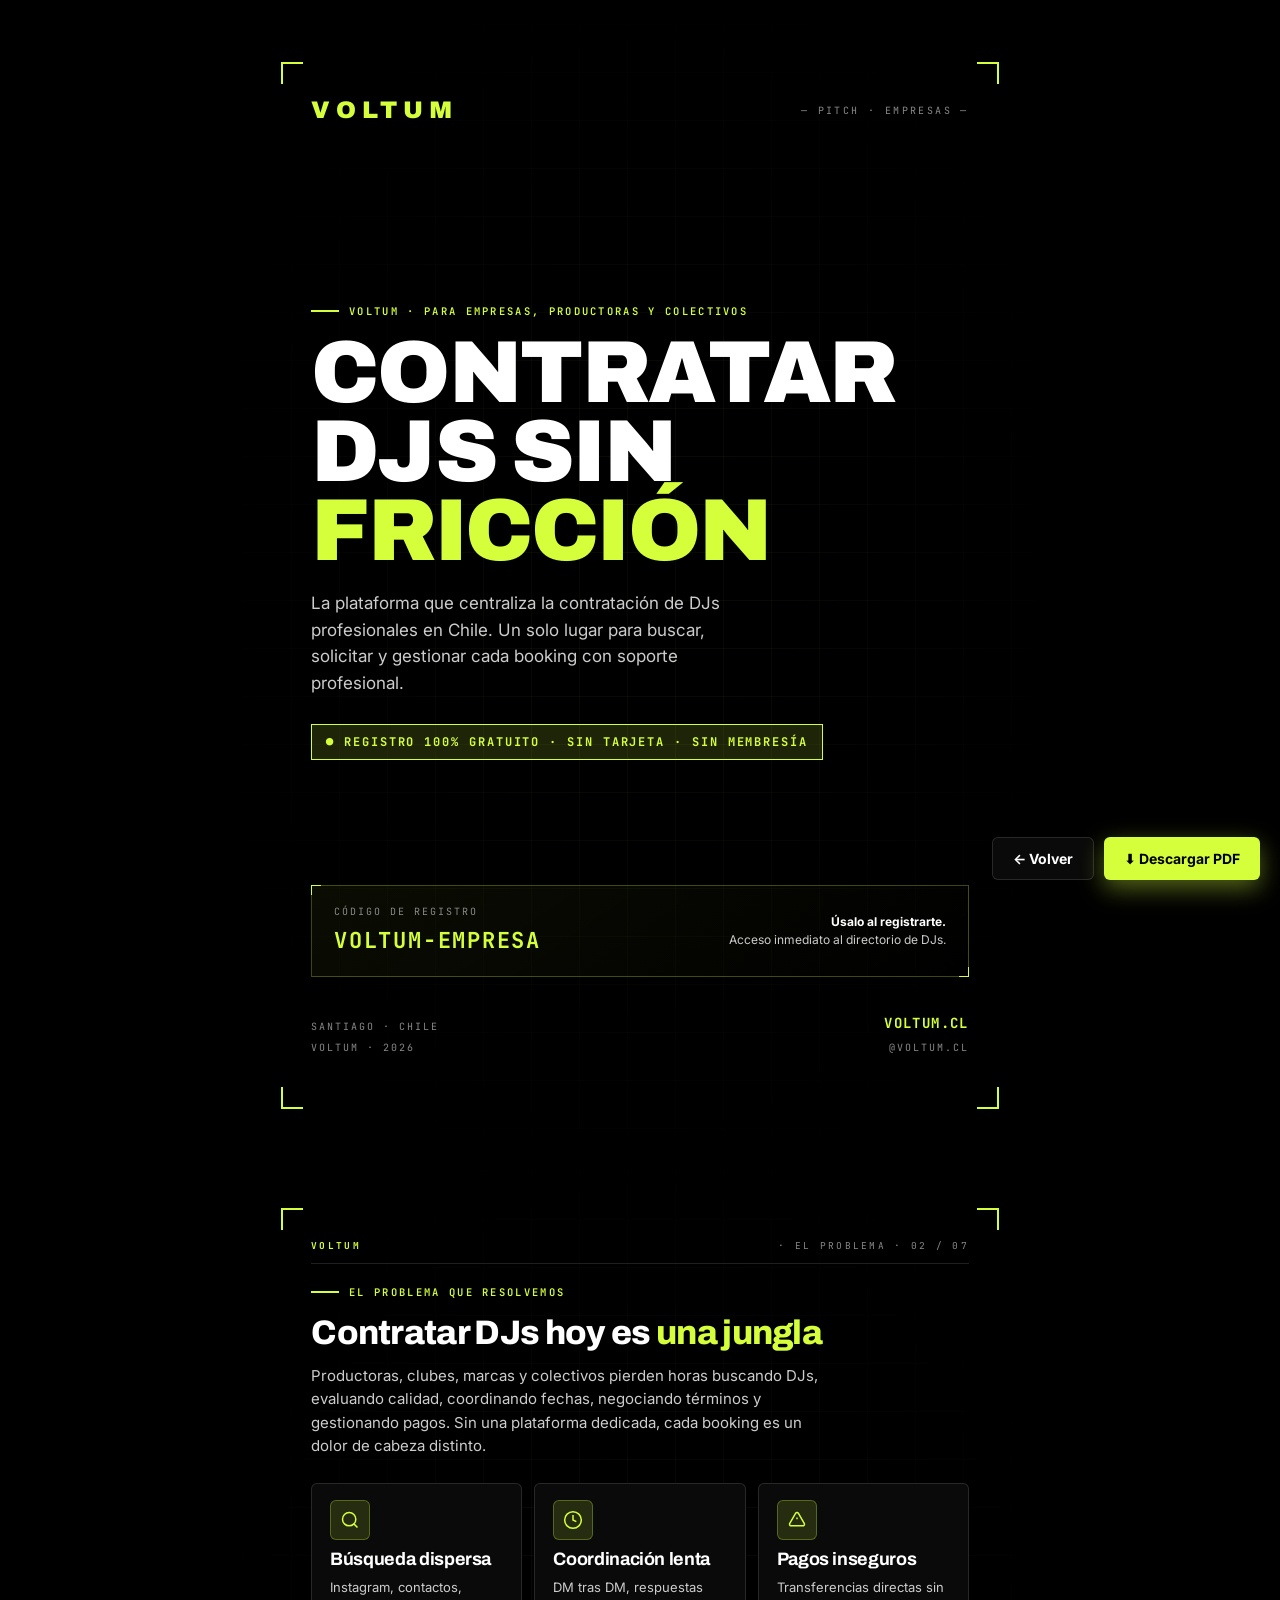
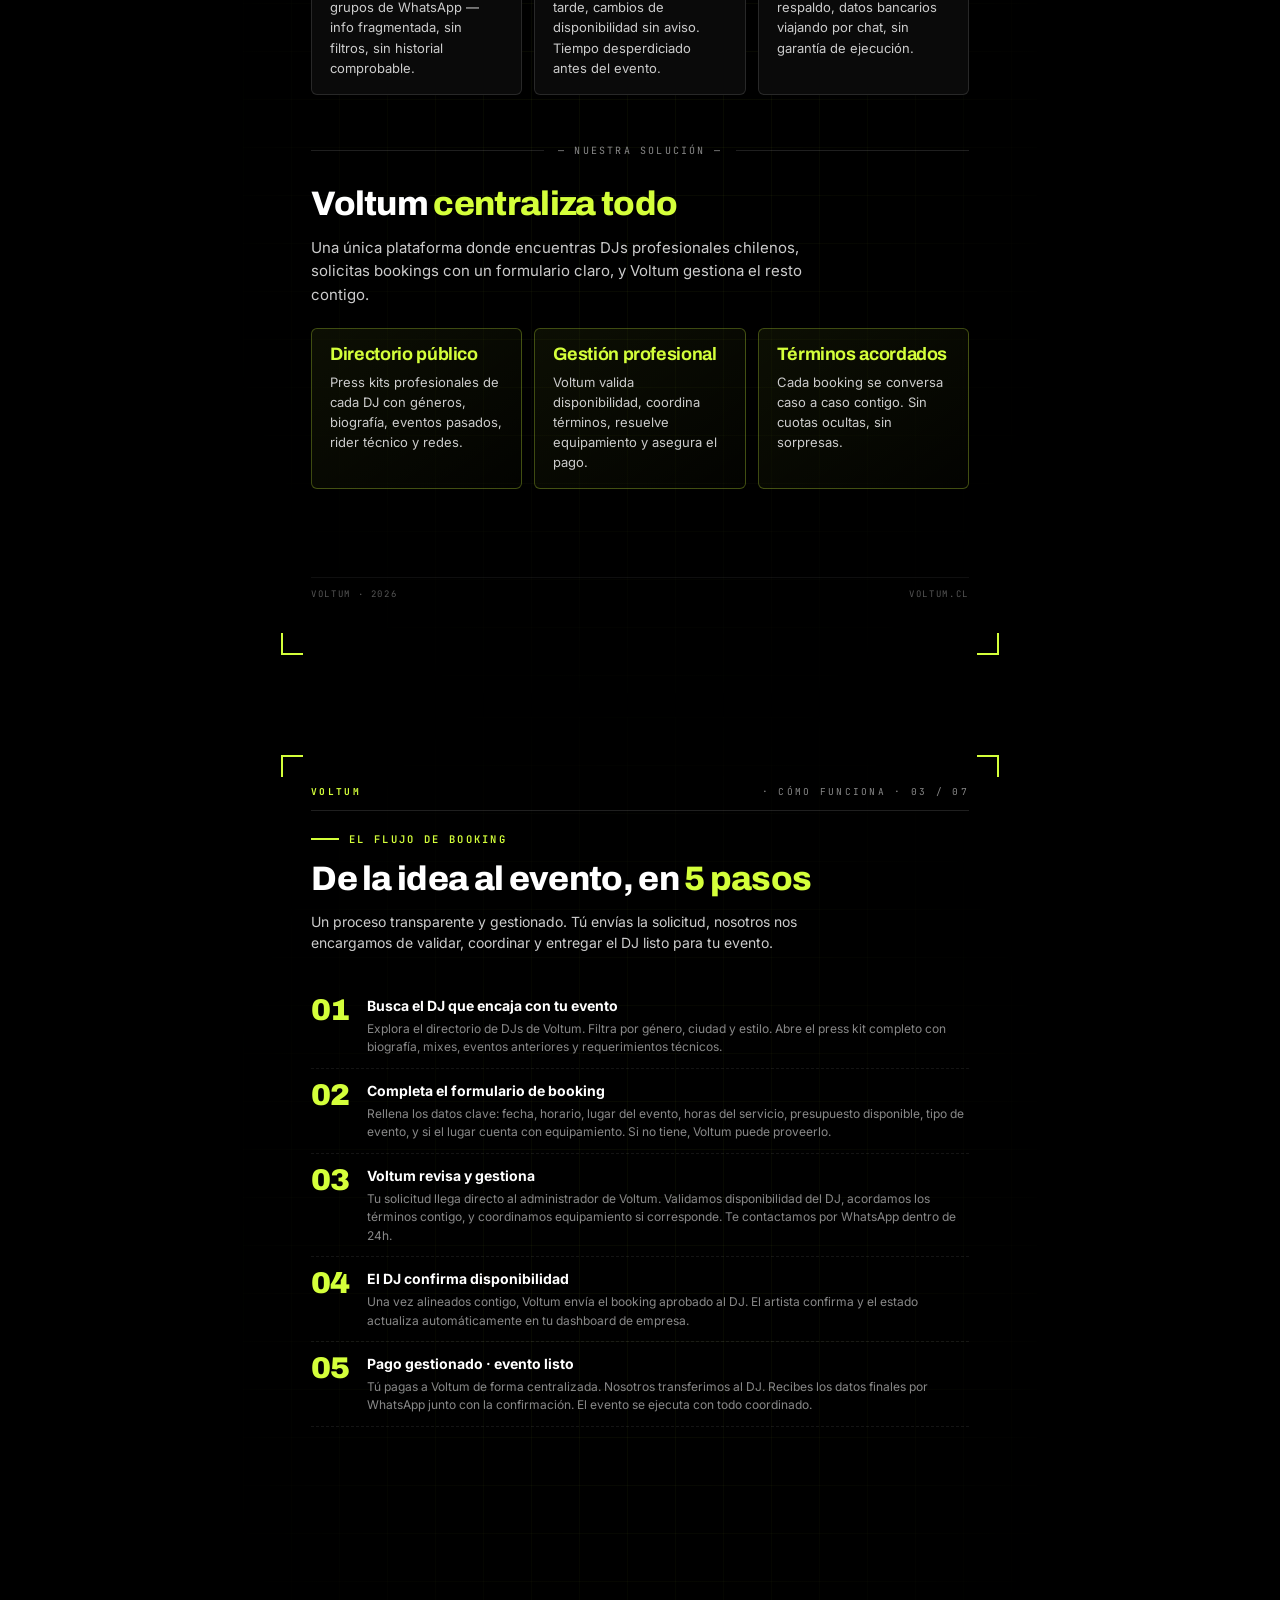
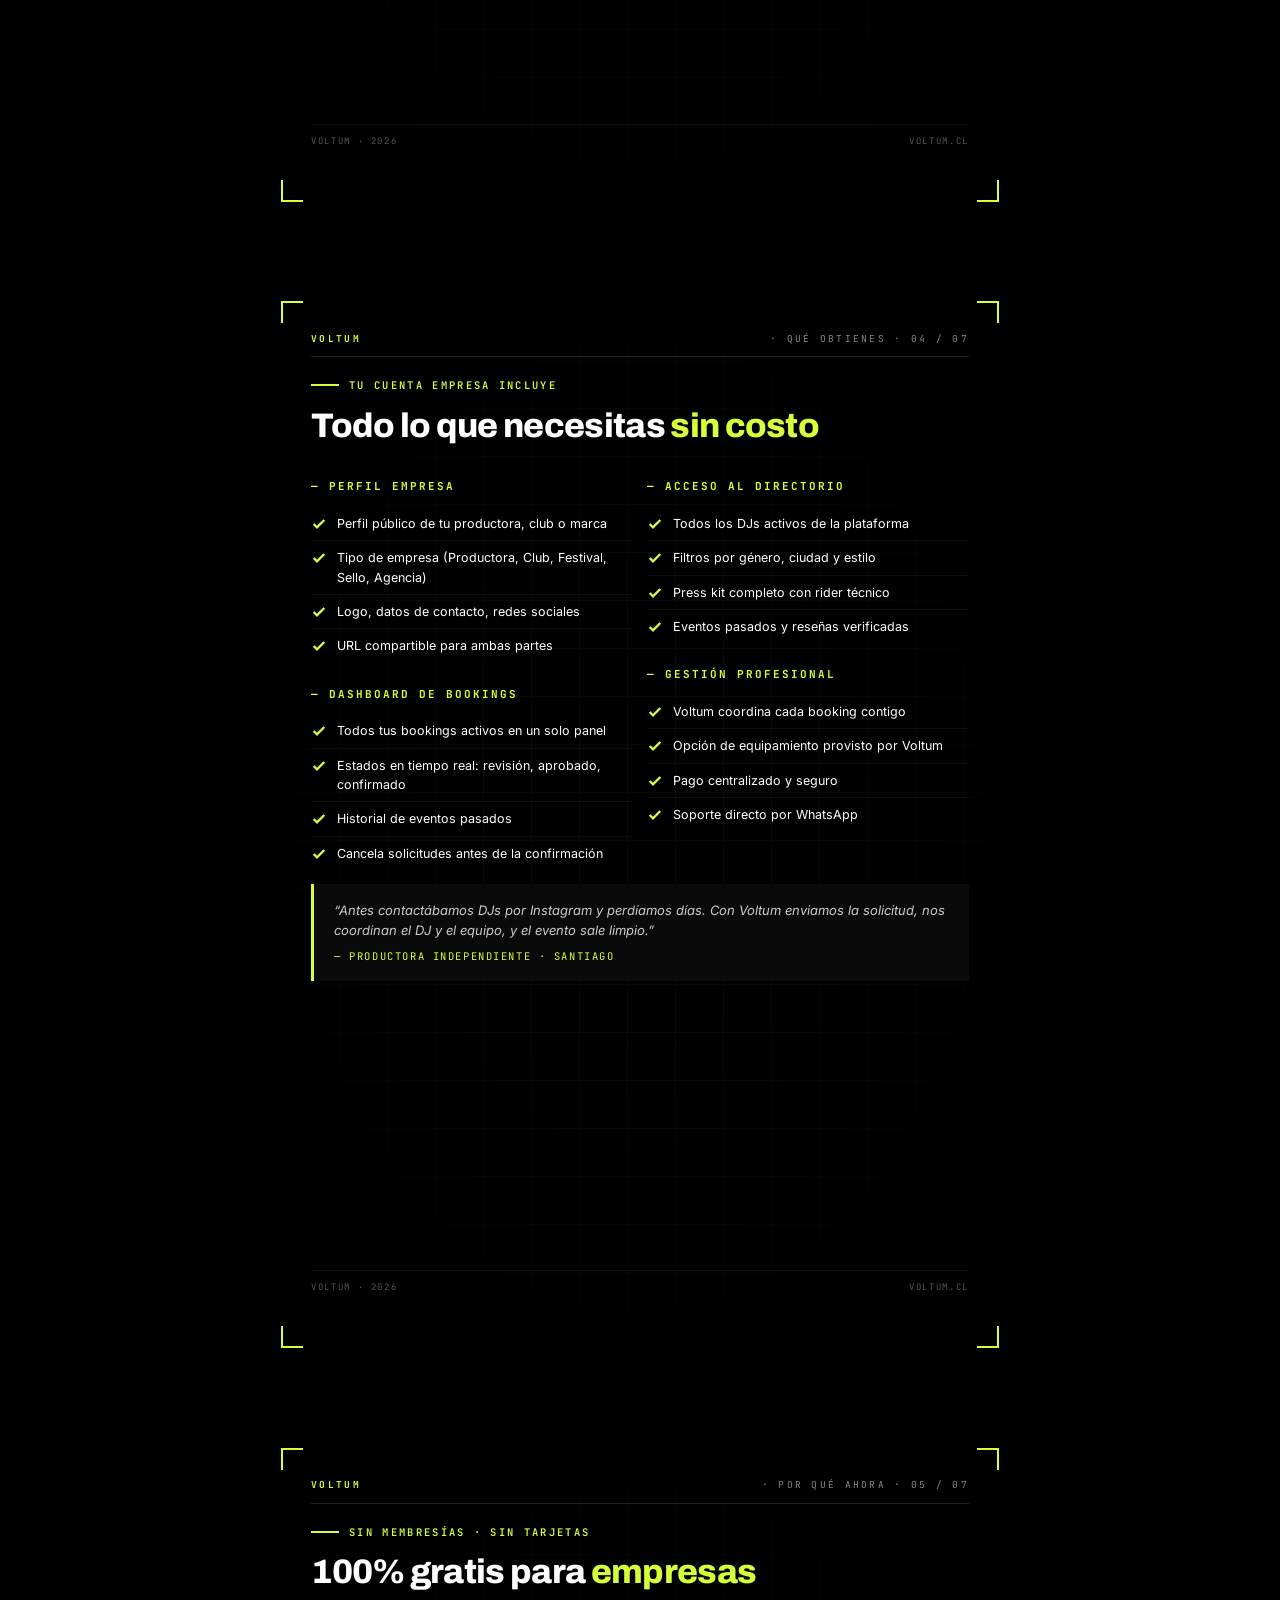
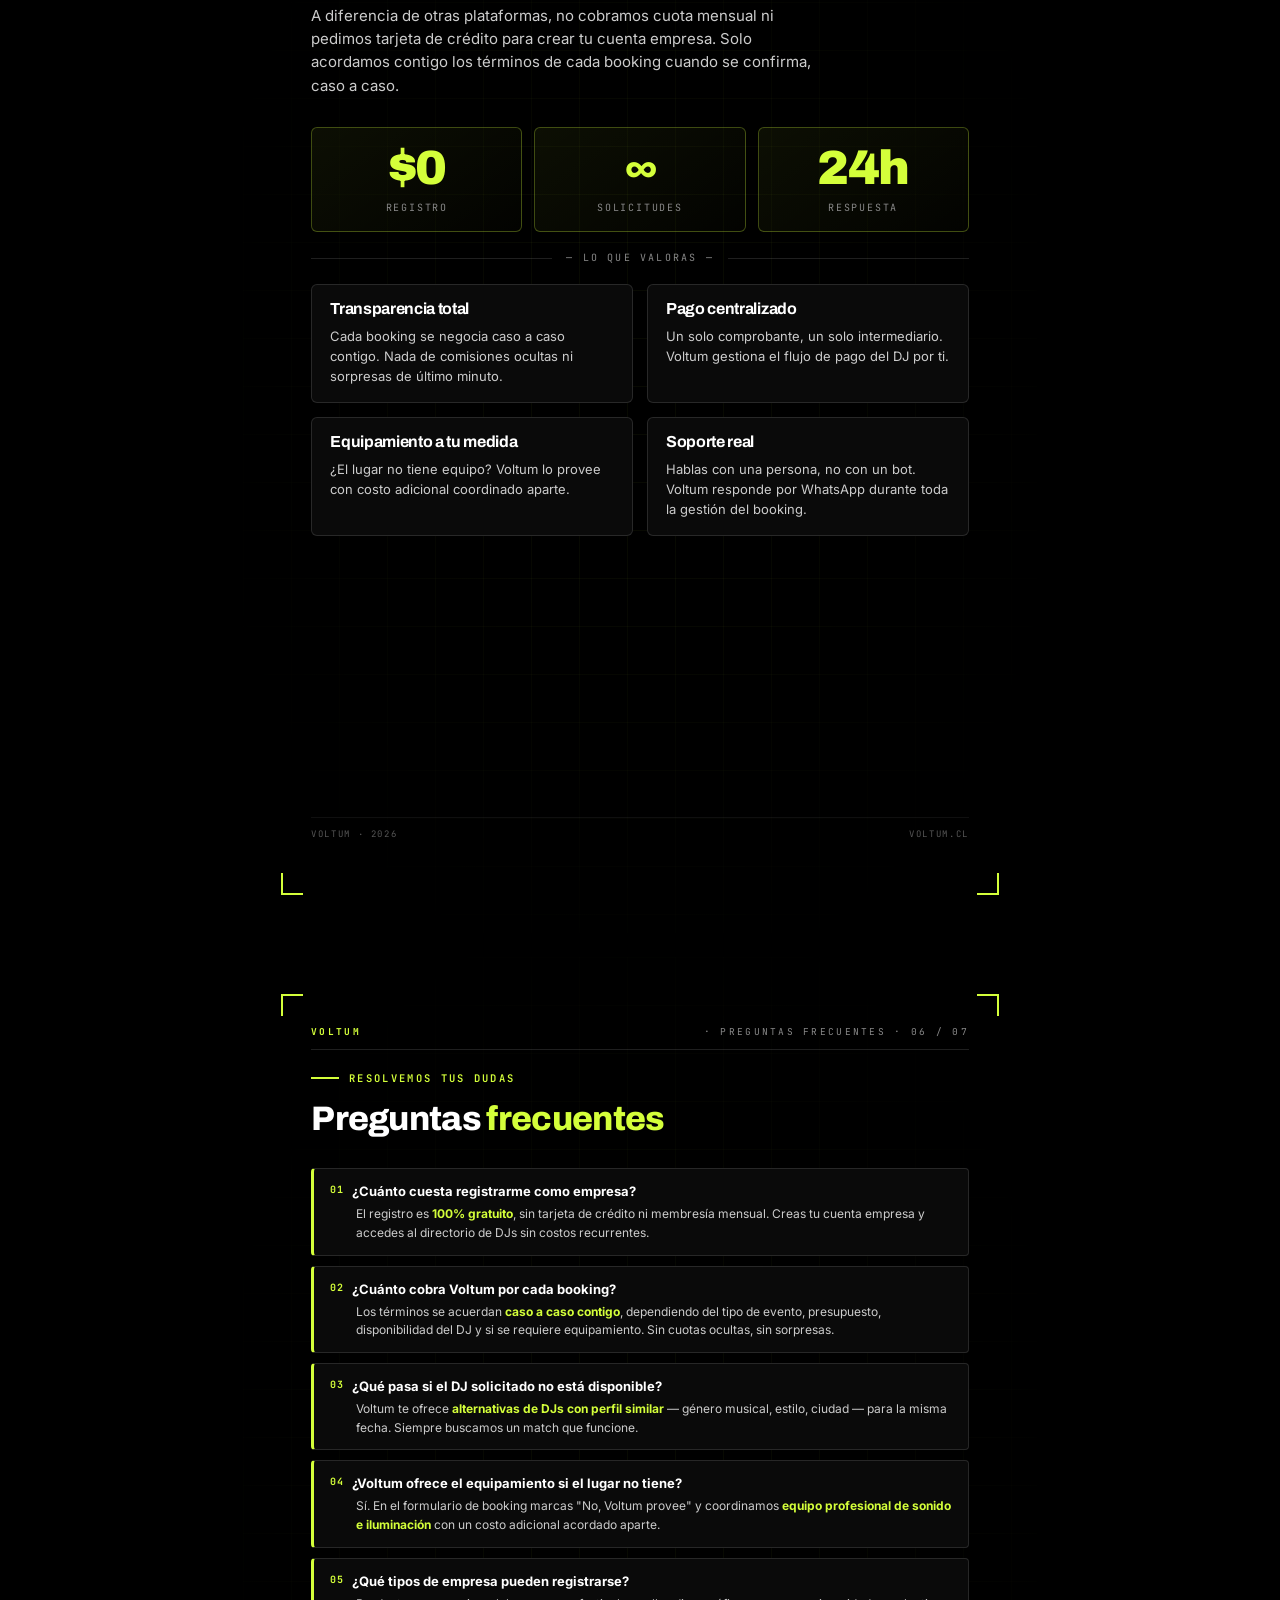
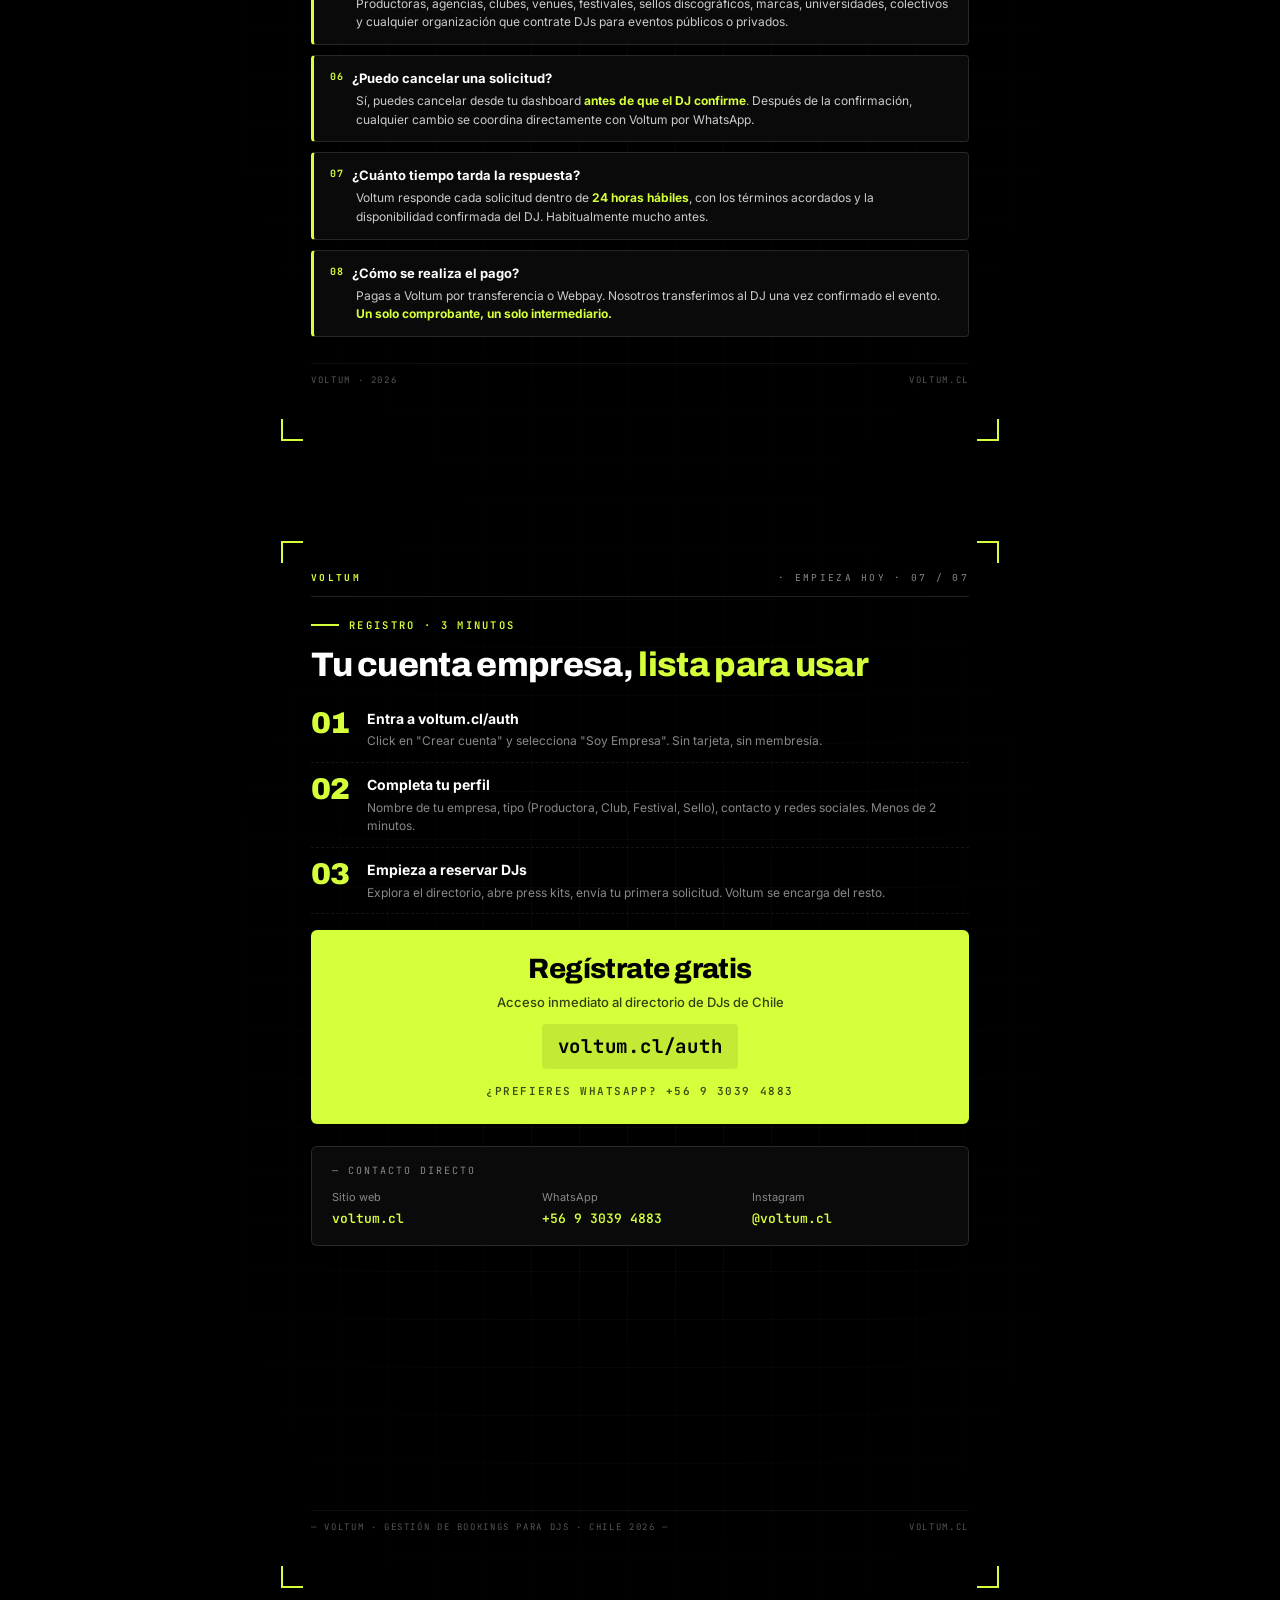
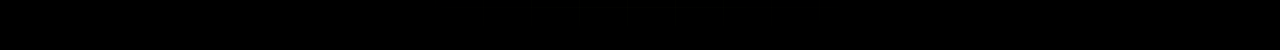
<file: pitch-empresas.html>
<!DOCTYPE html>
<html lang="es">
<head>
  <meta charset="UTF-8">
  <meta name="viewport" content="width=device-width, initial-scale=1.0">
  <link rel="icon" href="/favicon.svg" type="image/svg+xml">
  <title>Voltum · Pitch para Empresas, Productoras y Colectivos</title>
  <meta name="description" content="Presentación de Voltum — la plataforma de gestión de bookings de DJs para empresas, productoras y colectivos. Registro gratuito.">
  <meta name="robots" content="noindex">
  <meta property="og:title" content="Voltum · Plataforma de bookings para empresas">
  <meta property="og:description" content="Regístrate gratis y contrata DJs profesionales con gestión completa de Voltum.">
  <meta property="og:image" content="https://voltum.cl/apple-touch-icon.svg">

  <link rel="preconnect" href="https://fonts.googleapis.com">
  <link rel="preconnect" href="https://fonts.gstatic.com" crossorigin>
  <link rel="stylesheet" href="https://fonts.googleapis.com/css2?family=Archivo:wght@700;800;900&family=Inter:wght@300..900&family=JetBrains+Mono:wght@500;700&display=swap">

  <style>
    /* ════════════════════════════════════════════════════
       VOLTUM · Pitch Empresas — estilo neon terminal
       Optimizado para pantalla Y para imprimir a PDF (A4).
       Cada <section class="page"> es UNA página.
       ════════════════════════════════════════════════════ */

    :root {
      --bg:        #000;
      --bg2:       #0a0a0a;
      --bg3:       #141414;
      --lime:      #D4FF3A;
      --lime-d:    #9FC228;
      --lime-dim:  rgba(212,255,58,0.14);
      --border:    rgba(212,255,58,0.28);
      --border2:   rgba(255,255,255,0.12);
      --text:      #FFFFFF;
      --text-dim:  #CCCCCC;
      --muted:     #888888;
      --muted2:    #555555;
      --font-display: 'Archivo', Inter, system-ui, sans-serif;
      --font-body:    'Inter', system-ui, sans-serif;
      --font-mono:    'JetBrains Mono', 'Space Mono', monospace;
    }

    *, *::before, *::after { box-sizing: border-box; margin: 0; padding: 0; }

    html { scroll-behavior: smooth; }
    body {
      font-family: var(--font-body);
      background: #000;
      color: var(--text);
      line-height: 1.55;
      -webkit-font-smoothing: antialiased;
    }

    /* ─── PÁGINA (A4) ─────────────────────────────── */
    .page {
      width: 210mm;
      height: 297mm;
      margin: 24px auto;
      padding: 18mm 18mm 24mm;
      background: #000;
      position: relative;
      overflow: hidden;
      page-break-after: always;
      break-after: page;
      box-shadow: 0 20px 60px rgba(0,0,0,0.6);
      display: flex;
      flex-direction: column;
    }
    .page:last-child { page-break-after: auto; break-after: auto; }
    .page-body { flex: 1; min-height: 0; }

    /* Grid decorativo de fondo */
    .page::before {
      content: '';
      position: absolute; inset: 0;
      background-image:
        linear-gradient(rgba(212,255,58,0.04) 1px, transparent 1px),
        linear-gradient(90deg, rgba(212,255,58,0.04) 1px, transparent 1px);
      background-size: 48px 48px;
      pointer-events: none;
      mask-image: radial-gradient(ellipse at center, #000 20%, transparent 80%);
      -webkit-mask-image: radial-gradient(ellipse at center, #000 20%, transparent 80%);
    }
    .page > * { position: relative; z-index: 1; }

    /* Marcas de esquina tipo terminal */
    .page .bracket {
      position: absolute;
      width: 22px; height: 22px;
      border: 2px solid var(--lime);
      z-index: 2;
    }
    .page .bracket.tl { top: 10mm; left: 10mm; border-right: none; border-bottom: none; }
    .page .bracket.tr { top: 10mm; right: 10mm; border-left: none; border-bottom: none; }
    .page .bracket.bl { bottom: 10mm; left: 10mm; border-right: none; border-top: none; }
    .page .bracket.br { bottom: 10mm; right: 10mm; border-left: none; border-top: none; }

    /* Header / footer de página */
    .page-header {
      display: flex; justify-content: space-between; align-items: center;
      padding-bottom: 10px;
      margin-bottom: 20px;
      border-bottom: 1px solid var(--border2);
      font-family: var(--font-mono);
      font-size: 9.5px;
      letter-spacing: 0.24em;
      text-transform: uppercase;
      color: var(--muted);
      flex-shrink: 0;
    }
    .page-header .brand { color: var(--lime); font-weight: 700; }
    .page-footer {
      margin-top: auto;
      display: flex; justify-content: space-between;
      font-family: var(--font-mono);
      font-size: 9px;
      letter-spacing: 0.18em;
      text-transform: uppercase;
      color: var(--muted2);
      padding-top: 10px;
      border-top: 1px solid rgba(255,255,255,0.06);
      flex-shrink: 0;
    }

    /* ─── TIPOGRAFÍA ─────────────────────────────── */
    h1, h2, h3, h4 {
      font-family: var(--font-display);
      line-height: 1.05;
      letter-spacing: -0.02em;
    }
    h1 { font-size: 68px; font-weight: 900; }
    h2 { font-size: 34px; font-weight: 800; margin-bottom: 14px; }
    h3 { font-size: 18px; font-weight: 700; margin-bottom: 8px; }
    p { font-size: 13px; color: var(--text-dim); }
    .kicker {
      display: inline-flex; align-items: center; gap: 10px;
      font-family: var(--font-mono);
      font-size: 10.5px; letter-spacing: 0.22em;
      color: var(--lime);
      text-transform: uppercase;
      font-weight: 600;
      margin-bottom: 14px;
    }
    .kicker::before {
      content: ''; width: 28px; height: 2px; background: var(--lime);
    }
    .lime-text { color: var(--lime); }
    .accent { color: var(--lime); }

    /* ─── COVER (página 1) ────────────────────────── */
    .cover { justify-content: space-between; }
    .cover-top .logo {
      font-family: var(--font-display);
      font-weight: 900; font-size: 24px;
      letter-spacing: 0.24em;
      color: var(--lime);
    }
    .cover-hero h1 {
      font-size: 88px;
      line-height: 0.9;
      margin-bottom: 20px;
    }
    .cover-hero .tagline {
      font-size: 17px; color: var(--text-dim);
      max-width: 420px;
      margin-bottom: 28px;
      line-height: 1.55;
    }
    .cover-badge {
      display: inline-flex; align-items: center; gap: 8px;
      padding: 8px 14px;
      border: 1px solid var(--lime);
      background: var(--lime-dim);
      color: var(--lime);
      font-family: var(--font-mono);
      font-size: 12px; letter-spacing: 0.16em;
      text-transform: uppercase;
      font-weight: 700;
    }
    .cover-promo {
      padding: 18px 22px;
      border: 1px solid var(--border);
      background: linear-gradient(145deg, rgba(212,255,58,0.05), transparent);
      display: grid;
      grid-template-columns: auto 1fr;
      gap: 20px; align-items: center;
      position: relative;
    }
    .cover-promo::before, .cover-promo::after {
      content: ''; position: absolute;
      width: 10px; height: 10px;
      border: 1.5px solid var(--lime);
    }
    .cover-promo::before { top: -1px; left: -1px; border-right: none; border-bottom: none; }
    .cover-promo::after  { bottom: -1px; right: -1px; border-left: none; border-top: none; }
    .cover-promo .label {
      font-family: var(--font-mono);
      font-size: 10px; letter-spacing: 0.2em;
      color: var(--muted);
      text-transform: uppercase;
      margin-bottom: 4px;
    }
    .cover-promo .code {
      font-family: var(--font-mono);
      font-size: 22px;
      color: var(--lime);
      font-weight: 700;
      letter-spacing: 0.08em;
    }
    .cover-promo .note {
      font-size: 12px; color: var(--text-dim);
      text-align: right;
      line-height: 1.5;
    }
    .cover-footer {
      display: flex; justify-content: space-between; align-items: flex-end;
      font-family: var(--font-mono);
      font-size: 10px; letter-spacing: 0.2em;
      color: var(--muted);
      text-transform: uppercase;
    }
    .cover-footer .url { color: var(--lime); font-size: 14px; font-weight: 700; letter-spacing: 0.1em; }

    /* ─── COMPONENTES REUSABLES ───────────────────── */
    .card {
      padding: 16px 18px;
      border: 1px solid var(--border2);
      background: var(--bg2);
      border-radius: 6px;
      page-break-inside: avoid;
      break-inside: avoid;
    }
    .card-lime {
      padding: 16px 18px;
      border: 1px solid var(--border);
      background: linear-gradient(145deg, rgba(212,255,58,0.06), rgba(212,255,58,0.01));
      border-radius: 6px;
      page-break-inside: avoid;
      break-inside: avoid;
    }
    .grid-2 { display: grid; grid-template-columns: 1fr 1fr; gap: 14px; }
    .grid-3 { display: grid; grid-template-columns: 1fr 1fr 1fr; gap: 12px; }

    /* Icon tile */
    .icon-tile {
      width: 40px; height: 40px;
      border-radius: 6px;
      background: var(--lime-dim);
      border: 1px solid var(--border);
      color: var(--lime);
      display: flex; align-items: center; justify-content: center;
      margin-bottom: 10px;
    }
    .icon-tile svg { width: 20px; height: 20px; stroke-width: 1.8; }

    /* Steps */
    .step-row {
      display: grid;
      grid-template-columns: 42px 1fr;
      gap: 14px;
      padding: 11px 0;
      border-bottom: 1px dashed rgba(255,255,255,0.08);
      page-break-inside: avoid;
      break-inside: avoid;
    }
    .step-row:last-child { border-bottom: none; }
    .step-num {
      font-family: var(--font-display);
      font-size: 30px; font-weight: 900;
      color: var(--lime);
      line-height: 1;
      letter-spacing: -0.04em;
    }
    .step-title { font-weight: 700; font-size: 14px; margin-bottom: 3px; }
    .step-desc  { font-size: 12px; color: var(--muted); line-height: 1.55; }

    /* Feature list with check */
    .feat-list { list-style: none; }
    .feat-list li {
      display: flex; align-items: flex-start; gap: 10px;
      padding: 7px 0;
      border-bottom: 1px solid rgba(255,255,255,0.06);
      font-size: 12.5px;
    }
    .feat-list li:last-child { border-bottom: none; }
    .feat-list li::before {
      content: ''; flex-shrink: 0;
      width: 16px; height: 16px;
      margin-top: 2px;
      background: var(--lime);
      mask-image: url("data:image/svg+xml;utf8,<svg xmlns='http://www.w3.org/2000/svg' viewBox='0 0 24 24' fill='none' stroke='black' stroke-width='3.5'><polyline points='20 6 9 17 4 12'/></svg>");
      -webkit-mask-image: url("data:image/svg+xml;utf8,<svg xmlns='http://www.w3.org/2000/svg' viewBox='0 0 24 24' fill='none' stroke='black' stroke-width='3.5'><polyline points='20 6 9 17 4 12'/></svg>");
      mask-size: contain; -webkit-mask-size: contain;
      mask-repeat: no-repeat; -webkit-mask-repeat: no-repeat;
    }

    /* Stats */
    .stats-row {
      display: grid;
      grid-template-columns: repeat(3, 1fr);
      gap: 12px;
      margin-top: 14px;
    }
    .stat {
      padding: 14px;
      border: 1px solid var(--border2);
      background: var(--bg2);
      text-align: center;
      border-radius: 6px;
    }
    .stat-num {
      font-family: var(--font-display);
      font-weight: 900; font-size: 34px;
      color: var(--lime);
      letter-spacing: -0.02em;
      line-height: 1;
    }
    .stat-lbl {
      font-family: var(--font-mono);
      font-size: 9.5px; letter-spacing: 0.18em;
      color: var(--muted);
      margin-top: 6px;
      text-transform: uppercase;
    }

    /* CTA box */
    .cta-box {
      margin-top: 16px;
      padding: 24px;
      background: var(--lime);
      color: #000;
      text-align: center;
      border-radius: 6px;
      position: relative;
      page-break-inside: avoid;
      break-inside: avoid;
    }
    .cta-box h2 {
      color: #000;
      font-size: 28px;
      margin-bottom: 8px;
    }
    .cta-box p {
      color: rgba(0,0,0,0.75);
      font-size: 13px;
      margin-bottom: 12px;
      font-weight: 500;
    }
    .cta-url {
      display: inline-block;
      font-family: var(--font-mono);
      font-size: 19px;
      font-weight: 700;
      color: #000;
      background: rgba(0,0,0,0.08);
      padding: 8px 16px;
      border-radius: 4px;
      letter-spacing: 0.04em;
    }

    /* Quote block */
    .quote {
      padding: 16px 20px;
      border-left: 3px solid var(--lime);
      background: var(--bg2);
      font-size: 13px;
      line-height: 1.55;
      color: var(--text-dim);
      margin: 14px 0 0;
      font-style: italic;
      page-break-inside: avoid;
      break-inside: avoid;
    }
    .quote-author {
      display: block; margin-top: 8px;
      font-style: normal;
      font-family: var(--font-mono);
      font-size: 10.5px; letter-spacing: 0.15em;
      color: var(--lime);
      text-transform: uppercase;
    }

    /* FAQ */
    .faq-list { display: flex; flex-direction: column; gap: 10px; }
    .faq-item {
      padding: 12px 16px;
      background: var(--bg2);
      border: 1px solid var(--border2);
      border-left: 3px solid var(--lime);
      border-radius: 4px;
      page-break-inside: avoid;
      break-inside: avoid;
    }
    .faq-q {
      font-weight: 700;
      font-size: 13px;
      color: var(--text);
      margin-bottom: 4px;
      display: flex; align-items: flex-start; gap: 8px;
    }
    .faq-idx {
      font-family: var(--font-mono);
      font-size: 10px;
      color: var(--lime);
      font-weight: 700;
      letter-spacing: 0.1em;
      flex-shrink: 0;
      margin-top: 1px;
    }
    .faq-a {
      font-size: 12px;
      color: var(--text-dim);
      line-height: 1.55;
      padding-left: 26px;
    }

    /* Big WhatsApp button en CTA */
    .wsp-cta {
      display: inline-flex; align-items: center; gap: 10px;
      padding: 14px 22px;
      background: #25D366;
      color: #000;
      border-radius: 6px;
      font-family: var(--font-body);
      font-weight: 700;
      font-size: 16px;
      text-decoration: none;
      margin-top: 14px;
    }

    /* Hr labeled */
    .hr-labeled {
      display: flex; align-items: center; gap: 14px;
      margin: 18px 0;
      color: var(--muted);
      font-family: var(--font-mono);
      font-size: 10px; letter-spacing: 0.22em;
      text-transform: uppercase;
    }
    .hr-labeled::before, .hr-labeled::after {
      content: ''; flex: 1;
      height: 1px; background: rgba(255,255,255,0.12);
    }

    /* ─── BOTÓN flotante "Imprimir PDF" ───────────── */
    .print-bar {
      position: fixed;
      bottom: 20px; right: 20px;
      z-index: 100;
      display: flex; gap: 10px;
    }
    .print-bar button {
      padding: 12px 20px;
      background: var(--lime);
      color: #000;
      border: none;
      border-radius: 6px;
      font-family: var(--font-body);
      font-weight: 700;
      font-size: 14px;
      cursor: pointer;
      box-shadow: 0 8px 24px rgba(212,255,58,0.4);
      display: flex; align-items: center; gap: 8px;
    }
    .print-bar button:hover { background: #E7FF7A; transform: translateY(-2px); }
    .print-bar button.secondary {
      background: var(--bg2);
      color: var(--text);
      border: 1px solid var(--border2);
      box-shadow: none;
    }

    /* ─── PRINT STYLES ───────────────────────────── */
    @page {
      size: A4;
      margin: 0;
    }

    @media print {
      html, body { background: #000 !important; }
      body { margin: 0; }
      .page {
        margin: 0 !important;
        box-shadow: none !important;
        page-break-after: always;
        break-after: page;
        width: 210mm;
        height: 297mm;
        overflow: hidden;
      }
      .page:last-child { page-break-after: auto; break-after: auto; }
      .print-bar { display: none !important; }
      * {
        -webkit-print-color-adjust: exact !important;
        print-color-adjust: exact !important;
        color-adjust: exact !important;
      }
      /* Evitar que los brackets queden cortados */
      .page .bracket { border-color: var(--lime) !important; }
      .cta-box { background: var(--lime) !important; }
      /* Fuerza colores en cards lime */
      .card-lime { background: linear-gradient(145deg, rgba(212,255,58,0.10), rgba(212,255,58,0.02)) !important; }
    }

    /* ─── RESPONSIVE ─────────────────────────────── */
    @media (max-width: 820px) {
      .page { width: 100%; min-height: auto; padding: 20px; margin: 0 0 16px; }
      .cover-hero h1 { font-size: 58px; }
      h1 { font-size: 48px; }
      h2 { font-size: 28px; }
      .grid-2, .grid-3 { grid-template-columns: 1fr; }
      .stats-row { grid-template-columns: 1fr 1fr; }
      .cover-promo { grid-template-columns: 1fr; }
      .cover-promo .note { text-align: left; }
    }
  </style>
</head>
<body>

<!-- ╔══════════════════════════════════════════════════
     PÁGINA 1 · COVER
     ══════════════════════════════════════════════════ -->
<section class="page cover">
  <span class="bracket tl"></span>
  <span class="bracket tr"></span>
  <span class="bracket bl"></span>
  <span class="bracket br"></span>

  <div class="cover-top">
    <div style="display:flex;justify-content:space-between;align-items:center;">
      <div class="logo">VOLTUM</div>
      <div style="font-family:var(--font-mono);font-size:10px;letter-spacing:0.24em;color:var(--muted);text-transform:uppercase;">— PITCH · EMPRESAS —</div>
    </div>
  </div>

  <div class="cover-hero" style="margin-top:40px;">
    <span class="kicker">VOLTUM · PARA EMPRESAS, PRODUCTORAS Y COLECTIVOS</span>
    <h1>CONTRATAR<br>DJS SIN<br><span class="lime-text">FRICCIÓN</span></h1>
    <p class="tagline">
      La plataforma que centraliza la contratación de DJs profesionales en Chile.
      Un solo lugar para buscar, solicitar y gestionar cada booking con soporte profesional.
    </p>
    <span class="cover-badge">● Registro 100% gratuito · sin tarjeta · sin membresía</span>
  </div>

  <div>
    <div class="cover-promo">
      <div>
        <div class="label">Código de registro</div>
        <div class="code">VOLTUM-EMPRESA</div>
      </div>
      <div class="note">
        <strong style="color:var(--text);">Úsalo al registrarte.</strong><br>
        Acceso inmediato al directorio de DJs.
      </div>
    </div>

    <div class="cover-footer" style="margin-top:36px;">
      <div>
        <div style="color:var(--muted);">Santiago · Chile</div>
        <div style="margin-top:6px;">Voltum · 2026</div>
      </div>
      <div style="text-align:right;">
        <div class="url">voltum.cl</div>
        <div style="margin-top:6px;">@voltum.cl</div>
      </div>
    </div>
  </div>
</section>


<!-- ╔══════════════════════════════════════════════════
     PÁGINA 2 · EL PROBLEMA Y LA SOLUCIÓN
     ══════════════════════════════════════════════════ -->
<section class="page">
  <span class="bracket tl"></span>
  <span class="bracket tr"></span>
  <span class="bracket bl"></span>
  <span class="bracket br"></span>

  <div class="page-header">
    <span class="brand">VOLTUM</span>
    <span>· EL PROBLEMA · 02 / 07</span>
  </div>

  <span class="kicker">El problema que resolvemos</span>
  <h2>Contratar DJs hoy es <span class="accent">una jungla</span></h2>

  <p style="font-size:15px;margin-bottom:26px;max-width:520px;">
    Productoras, clubes, marcas y colectivos pierden horas buscando DJs,
    evaluando calidad, coordinando fechas, negociando términos y gestionando pagos.
    Sin una plataforma dedicada, cada booking es un dolor de cabeza distinto.
  </p>

  <div class="grid-3" style="margin-bottom:30px;">
    <div class="card">
      <div class="icon-tile">
        <svg viewBox="0 0 24 24" fill="none" stroke="currentColor"><circle cx="11" cy="11" r="8"/><line x1="21" y1="21" x2="16.65" y2="16.65"/></svg>
      </div>
      <h3>Búsqueda dispersa</h3>
      <p style="font-size:13px;">Instagram, contactos, grupos de WhatsApp — info fragmentada, sin filtros, sin historial comprobable.</p>
    </div>
    <div class="card">
      <div class="icon-tile">
        <svg viewBox="0 0 24 24" fill="none" stroke="currentColor"><circle cx="12" cy="12" r="10"/><polyline points="12 6 12 12 16 14"/></svg>
      </div>
      <h3>Coordinación lenta</h3>
      <p style="font-size:13px;">DM tras DM, respuestas tarde, cambios de disponibilidad sin aviso. Tiempo desperdiciado antes del evento.</p>
    </div>
    <div class="card">
      <div class="icon-tile">
        <svg viewBox="0 0 24 24" fill="none" stroke="currentColor"><path d="M12 9v2m0 4h.01M5.07 19h13.86a2 2 0 0 0 1.74-3L13.74 4a2 2 0 0 0-3.48 0L3.33 16a2 2 0 0 0 1.74 3z"/></svg>
      </div>
      <h3>Pagos inseguros</h3>
      <p style="font-size:13px;">Transferencias directas sin respaldo, datos bancarios viajando por chat, sin garantía de ejecución.</p>
    </div>
  </div>

  <div class="hr-labeled">— Nuestra solución —</div>

  <h2 style="margin-top:10px;">Voltum <span class="accent">centraliza todo</span></h2>
  <p style="font-size:15px;margin-bottom:22px;max-width:540px;">
    Una única plataforma donde encuentras DJs profesionales chilenos,
    solicitas bookings con un formulario claro, y Voltum gestiona el resto contigo.
  </p>

  <div class="grid-3">
    <div class="card-lime">
      <h3 style="color:var(--lime);">Directorio público</h3>
      <p style="font-size:13px;">Press kits profesionales de cada DJ con géneros, biografía, eventos pasados, rider técnico y redes.</p>
    </div>
    <div class="card-lime">
      <h3 style="color:var(--lime);">Gestión profesional</h3>
      <p style="font-size:13px;">Voltum valida disponibilidad, coordina términos, resuelve equipamiento y asegura el pago.</p>
    </div>
    <div class="card-lime">
      <h3 style="color:var(--lime);">Términos acordados</h3>
      <p style="font-size:13px;">Cada booking se conversa caso a caso contigo. Sin cuotas ocultas, sin sorpresas.</p>
    </div>
  </div>

  <div class="page-footer">
    <span>Voltum · 2026</span>
    <span>voltum.cl</span>
  </div>
</section>


<!-- ╔══════════════════════════════════════════════════
     PÁGINA 3 · CÓMO FUNCIONA
     ══════════════════════════════════════════════════ -->
<section class="page">
  <span class="bracket tl"></span>
  <span class="bracket tr"></span>
  <span class="bracket bl"></span>
  <span class="bracket br"></span>

  <div class="page-header">
    <span class="brand">VOLTUM</span>
    <span>· CÓMO FUNCIONA · 03 / 07</span>
  </div>

  <span class="kicker">El flujo de booking</span>
  <h2>De la idea al evento, en <span class="accent">5 pasos</span></h2>
  <p style="font-size:14px;margin-bottom:30px;max-width:520px;">
    Un proceso transparente y gestionado. Tú envías la solicitud, nosotros nos encargamos
    de validar, coordinar y entregar el DJ listo para tu evento.
  </p>

  <div class="step-row">
    <div class="step-num">01</div>
    <div>
      <div class="step-title">Busca el DJ que encaja con tu evento</div>
      <p class="step-desc">Explora el directorio de DJs de Voltum. Filtra por género, ciudad y estilo. Abre el press kit completo con biografía, mixes, eventos anteriores y requerimientos técnicos.</p>
    </div>
  </div>

  <div class="step-row">
    <div class="step-num">02</div>
    <div>
      <div class="step-title">Completa el formulario de booking</div>
      <p class="step-desc">Rellena los datos clave: fecha, horario, lugar del evento, horas del servicio, presupuesto disponible, tipo de evento, y si el lugar cuenta con equipamiento. Si no tiene, Voltum puede proveerlo.</p>
    </div>
  </div>

  <div class="step-row">
    <div class="step-num">03</div>
    <div>
      <div class="step-title">Voltum revisa y gestiona</div>
      <p class="step-desc">Tu solicitud llega directo al administrador de Voltum. Validamos disponibilidad del DJ, acordamos los términos contigo, y coordinamos equipamiento si corresponde. Te contactamos por WhatsApp dentro de 24h.</p>
    </div>
  </div>

  <div class="step-row">
    <div class="step-num">04</div>
    <div>
      <div class="step-title">El DJ confirma disponibilidad</div>
      <p class="step-desc">Una vez alineados contigo, Voltum envía el booking aprobado al DJ. El artista confirma y el estado actualiza automáticamente en tu dashboard de empresa.</p>
    </div>
  </div>

  <div class="step-row">
    <div class="step-num">05</div>
    <div>
      <div class="step-title">Pago gestionado · evento listo</div>
      <p class="step-desc">Tú pagas a Voltum de forma centralizada. Nosotros transferimos al DJ. Recibes los datos finales por WhatsApp junto con la confirmación. El evento se ejecuta con todo coordinado.</p>
    </div>
  </div>

  <div class="page-footer">
    <span>Voltum · 2026</span>
    <span>voltum.cl</span>
  </div>
</section>


<!-- ╔══════════════════════════════════════════════════
     PÁGINA 4 · QUÉ OBTIENES AL REGISTRARTE
     ══════════════════════════════════════════════════ -->
<section class="page">
  <span class="bracket tl"></span>
  <span class="bracket tr"></span>
  <span class="bracket bl"></span>
  <span class="bracket br"></span>

  <div class="page-header">
    <span class="brand">VOLTUM</span>
    <span>· QUÉ OBTIENES · 04 / 07</span>
  </div>

  <span class="kicker">Tu cuenta empresa incluye</span>
  <h2>Todo lo que necesitas <span class="accent">sin costo</span></h2>

  <div class="grid-2" style="margin-top:24px;">
    <div>
      <h3 style="color:var(--lime);margin-bottom:14px;font-family:var(--font-mono);font-size:11px;letter-spacing:0.18em;text-transform:uppercase;">— Perfil empresa</h3>
      <ul class="feat-list">
        <li>Perfil público de tu productora, club o marca</li>
        <li>Tipo de empresa (Productora, Club, Festival, Sello, Agencia)</li>
        <li>Logo, datos de contacto, redes sociales</li>
        <li>URL compartible para ambas partes</li>
      </ul>

      <h3 style="color:var(--lime);margin:26px 0 14px;font-family:var(--font-mono);font-size:11px;letter-spacing:0.18em;text-transform:uppercase;">— Dashboard de bookings</h3>
      <ul class="feat-list">
        <li>Todos tus bookings activos en un solo panel</li>
        <li>Estados en tiempo real: revisión, aprobado, confirmado</li>
        <li>Historial de eventos pasados</li>
        <li>Cancela solicitudes antes de la confirmación</li>
      </ul>
    </div>
    <div>
      <h3 style="color:var(--lime);margin-bottom:14px;font-family:var(--font-mono);font-size:11px;letter-spacing:0.18em;text-transform:uppercase;">— Acceso al directorio</h3>
      <ul class="feat-list">
        <li>Todos los DJs activos de la plataforma</li>
        <li>Filtros por género, ciudad y estilo</li>
        <li>Press kit completo con rider técnico</li>
        <li>Eventos pasados y reseñas verificadas</li>
      </ul>

      <h3 style="color:var(--lime);margin:26px 0 14px;font-family:var(--font-mono);font-size:11px;letter-spacing:0.18em;text-transform:uppercase;">— Gestión profesional</h3>
      <ul class="feat-list">
        <li>Voltum coordina cada booking contigo</li>
        <li>Opción de equipamiento provisto por Voltum</li>
        <li>Pago centralizado y seguro</li>
        <li>Soporte directo por WhatsApp</li>
      </ul>
    </div>
  </div>

  <div class="quote">
    “Antes contactábamos DJs por Instagram y perdíamos días. Con Voltum enviamos la solicitud, nos coordinan el DJ y el equipo, y el evento sale limpio.”
    <span class="quote-author">— Productora independiente · Santiago</span>
  </div>

  <div class="page-footer">
    <span>Voltum · 2026</span>
    <span>voltum.cl</span>
  </div>
</section>


<!-- ╔══════════════════════════════════════════════════
     PÁGINA 5 · POR QUÉ REGISTRARTE AHORA
     ══════════════════════════════════════════════════ -->
<section class="page">
  <span class="bracket tl"></span>
  <span class="bracket tr"></span>
  <span class="bracket bl"></span>
  <span class="bracket br"></span>

  <div class="page-header">
    <span class="brand">VOLTUM</span>
    <span>· POR QUÉ AHORA · 05 / 07</span>
  </div>

  <span class="kicker">Sin membresías · sin tarjetas</span>
  <h2>100% gratis para <span class="accent">empresas</span></h2>

  <p style="font-size:15px;max-width:520px;margin-bottom:20px;">
    A diferencia de otras plataformas, no cobramos cuota mensual ni pedimos tarjeta de crédito
    para crear tu cuenta empresa. Solo acordamos contigo los términos de cada booking
    cuando se confirma, caso a caso.
  </p>

  <div class="grid-3" style="margin-top:10px;">
    <div class="card-lime" style="text-align:center;">
      <div style="font-family:var(--font-display);font-size:48px;font-weight:900;color:var(--lime);line-height:1;letter-spacing:-0.03em;">$0</div>
      <div style="font-family:var(--font-mono);font-size:10px;color:var(--muted);margin-top:8px;letter-spacing:0.18em;text-transform:uppercase;">REGISTRO</div>
    </div>
    <div class="card-lime" style="text-align:center;">
      <div style="font-family:var(--font-display);font-size:48px;font-weight:900;color:var(--lime);line-height:1;letter-spacing:-0.03em;">∞</div>
      <div style="font-family:var(--font-mono);font-size:10px;color:var(--muted);margin-top:8px;letter-spacing:0.18em;text-transform:uppercase;">SOLICITUDES</div>
    </div>
    <div class="card-lime" style="text-align:center;">
      <div style="font-family:var(--font-display);font-size:48px;font-weight:900;color:var(--lime);line-height:1;letter-spacing:-0.03em;">24h</div>
      <div style="font-family:var(--font-mono);font-size:10px;color:var(--muted);margin-top:8px;letter-spacing:0.18em;text-transform:uppercase;">RESPUESTA</div>
    </div>
  </div>

  <div class="hr-labeled">— Lo que valoras —</div>

  <div class="grid-2">
    <div class="card">
      <h3 style="font-size:16px;margin-bottom:8px;">Transparencia total</h3>
      <p style="font-size:13px;">Cada booking se negocia caso a caso contigo. Nada de comisiones ocultas ni sorpresas de último minuto.</p>
    </div>
    <div class="card">
      <h3 style="font-size:16px;margin-bottom:8px;">Pago centralizado</h3>
      <p style="font-size:13px;">Un solo comprobante, un solo intermediario. Voltum gestiona el flujo de pago del DJ por ti.</p>
    </div>
    <div class="card">
      <h3 style="font-size:16px;margin-bottom:8px;">Equipamiento a tu medida</h3>
      <p style="font-size:13px;">¿El lugar no tiene equipo? Voltum lo provee con costo adicional coordinado aparte.</p>
    </div>
    <div class="card">
      <h3 style="font-size:16px;margin-bottom:8px;">Soporte real</h3>
      <p style="font-size:13px;">Hablas con una persona, no con un bot. Voltum responde por WhatsApp durante toda la gestión del booking.</p>
    </div>
  </div>

  <div class="page-footer">
    <span>Voltum · 2026</span>
    <span>voltum.cl</span>
  </div>
</section>


<!-- ╔══════════════════════════════════════════════════
     PÁGINA 6 · FAQ
     ══════════════════════════════════════════════════ -->
<section class="page">
  <span class="bracket tl"></span>
  <span class="bracket tr"></span>
  <span class="bracket bl"></span>
  <span class="bracket br"></span>

  <div class="page-header">
    <span class="brand">VOLTUM</span>
    <span>· PREGUNTAS FRECUENTES · 06 / 07</span>
  </div>

  <span class="kicker">Resolvemos tus dudas</span>
  <h2>Preguntas <span class="accent">frecuentes</span></h2>

  <div class="faq-list" style="margin-top:18px;">
    <div class="faq-item">
      <div class="faq-q"><span class="faq-idx">01</span> ¿Cuánto cuesta registrarme como empresa?</div>
      <div class="faq-a">El registro es <strong style="color:var(--lime);">100% gratuito</strong>, sin tarjeta de crédito ni membresía mensual. Creas tu cuenta empresa y accedes al directorio de DJs sin costos recurrentes.</div>
    </div>

    <div class="faq-item">
      <div class="faq-q"><span class="faq-idx">02</span> ¿Cuánto cobra Voltum por cada booking?</div>
      <div class="faq-a">Los términos se acuerdan <strong style="color:var(--lime);">caso a caso contigo</strong>, dependiendo del tipo de evento, presupuesto, disponibilidad del DJ y si se requiere equipamiento. Sin cuotas ocultas, sin sorpresas.</div>
    </div>

    <div class="faq-item">
      <div class="faq-q"><span class="faq-idx">03</span> ¿Qué pasa si el DJ solicitado no está disponible?</div>
      <div class="faq-a">Voltum te ofrece <strong style="color:var(--lime);">alternativas de DJs con perfil similar</strong> — género musical, estilo, ciudad — para la misma fecha. Siempre buscamos un match que funcione.</div>
    </div>

    <div class="faq-item">
      <div class="faq-q"><span class="faq-idx">04</span> ¿Voltum ofrece el equipamiento si el lugar no tiene?</div>
      <div class="faq-a">Sí. En el formulario de booking marcas "No, Voltum provee" y coordinamos <strong style="color:var(--lime);">equipo profesional de sonido e iluminación</strong> con un costo adicional acordado aparte.</div>
    </div>

    <div class="faq-item">
      <div class="faq-q"><span class="faq-idx">05</span> ¿Qué tipos de empresa pueden registrarse?</div>
      <div class="faq-a">Productoras, agencias, clubes, venues, festivales, sellos discográficos, marcas, universidades, colectivos y cualquier organización que contrate DJs para eventos públicos o privados.</div>
    </div>

    <div class="faq-item">
      <div class="faq-q"><span class="faq-idx">06</span> ¿Puedo cancelar una solicitud?</div>
      <div class="faq-a">Sí, puedes cancelar desde tu dashboard <strong style="color:var(--lime);">antes de que el DJ confirme</strong>. Después de la confirmación, cualquier cambio se coordina directamente con Voltum por WhatsApp.</div>
    </div>

    <div class="faq-item">
      <div class="faq-q"><span class="faq-idx">07</span> ¿Cuánto tiempo tarda la respuesta?</div>
      <div class="faq-a">Voltum responde cada solicitud dentro de <strong style="color:var(--lime);">24 horas hábiles</strong>, con los términos acordados y la disponibilidad confirmada del DJ. Habitualmente mucho antes.</div>
    </div>

    <div class="faq-item">
      <div class="faq-q"><span class="faq-idx">08</span> ¿Cómo se realiza el pago?</div>
      <div class="faq-a">Pagas a Voltum por transferencia o Webpay. Nosotros transferimos al DJ una vez confirmado el evento. <strong style="color:var(--lime);">Un solo comprobante, un solo intermediario.</strong></div>
    </div>
  </div>

  <div class="page-footer">
    <span>Voltum · 2026</span>
    <span>voltum.cl</span>
  </div>
</section>


<!-- ╔══════════════════════════════════════════════════
     PÁGINA 7 · CTA · CÓMO EMPEZAR
     ══════════════════════════════════════════════════ -->
<section class="page">
  <span class="bracket tl"></span>
  <span class="bracket tr"></span>
  <span class="bracket bl"></span>
  <span class="bracket br"></span>

  <div class="page-header">
    <span class="brand">VOLTUM</span>
    <span>· EMPIEZA HOY · 07 / 07</span>
  </div>

  <span class="kicker">Registro · 3 minutos</span>
  <h2>Tu cuenta empresa, <span class="accent">lista para usar</span></h2>

  <div class="step-row">
    <div class="step-num">01</div>
    <div>
      <div class="step-title">Entra a voltum.cl/auth</div>
      <p class="step-desc">Click en "Crear cuenta" y selecciona "Soy Empresa". Sin tarjeta, sin membresía.</p>
    </div>
  </div>

  <div class="step-row">
    <div class="step-num">02</div>
    <div>
      <div class="step-title">Completa tu perfil</div>
      <p class="step-desc">Nombre de tu empresa, tipo (Productora, Club, Festival, Sello), contacto y redes sociales. Menos de 2 minutos.</p>
    </div>
  </div>

  <div class="step-row">
    <div class="step-num">03</div>
    <div>
      <div class="step-title">Empieza a reservar DJs</div>
      <p class="step-desc">Explora el directorio, abre press kits, envía tu primera solicitud. Voltum se encarga del resto.</p>
    </div>
  </div>

  <div class="cta-box">
    <h2>Regístrate gratis</h2>
    <p>Acceso inmediato al directorio de DJs de Chile</p>
    <div class="cta-url">voltum.cl/auth</div>
    <div style="margin-top:14px;font-family:var(--font-mono);font-size:11px;color:#000;opacity:0.7;letter-spacing:0.14em;text-transform:uppercase;font-weight:600;">
      ¿Prefieres WhatsApp?  +56 9 3039 4883
    </div>
  </div>

  <div style="margin-top:22px;padding:16px 20px;border:1px solid var(--border2);background:var(--bg2);border-radius:6px;">
    <div style="font-family:var(--font-mono);font-size:10px;letter-spacing:0.2em;color:var(--muted);text-transform:uppercase;margin-bottom:10px;">— Contacto directo</div>
    <div style="display:grid;grid-template-columns:1fr 1fr 1fr;gap:14px;font-size:13px;">
      <div>
        <div style="color:var(--muted);font-size:11px;margin-bottom:3px;">Sitio web</div>
        <div style="color:var(--lime);font-family:var(--font-mono);font-weight:600;">voltum.cl</div>
      </div>
      <div>
        <div style="color:var(--muted);font-size:11px;margin-bottom:3px;">WhatsApp</div>
        <div style="color:var(--lime);font-family:var(--font-mono);font-weight:600;">+56 9 3039 4883</div>
      </div>
      <div>
        <div style="color:var(--muted);font-size:11px;margin-bottom:3px;">Instagram</div>
        <div style="color:var(--lime);font-family:var(--font-mono);font-weight:600;">@voltum.cl</div>
      </div>
    </div>
  </div>

  <div class="page-footer">
    <span>— Voltum · Gestión de bookings para DJs · Chile 2026 —</span>
    <span>voltum.cl</span>
  </div>
</section>


<!-- Botones flotantes (solo en pantalla) -->
<div class="print-bar">
  <button class="secondary" onclick="window.location.href='/'">← Volver</button>
  <button onclick="window.print()">⬇ Descargar PDF</button>
</div>

<script>
  // Auto-focus print dialog si viene ?print=1
  if (new URLSearchParams(location.search).get('print') === '1') {
    setTimeout(() => window.print(), 500);
  }
</script>

</body>
</html>
</file>
